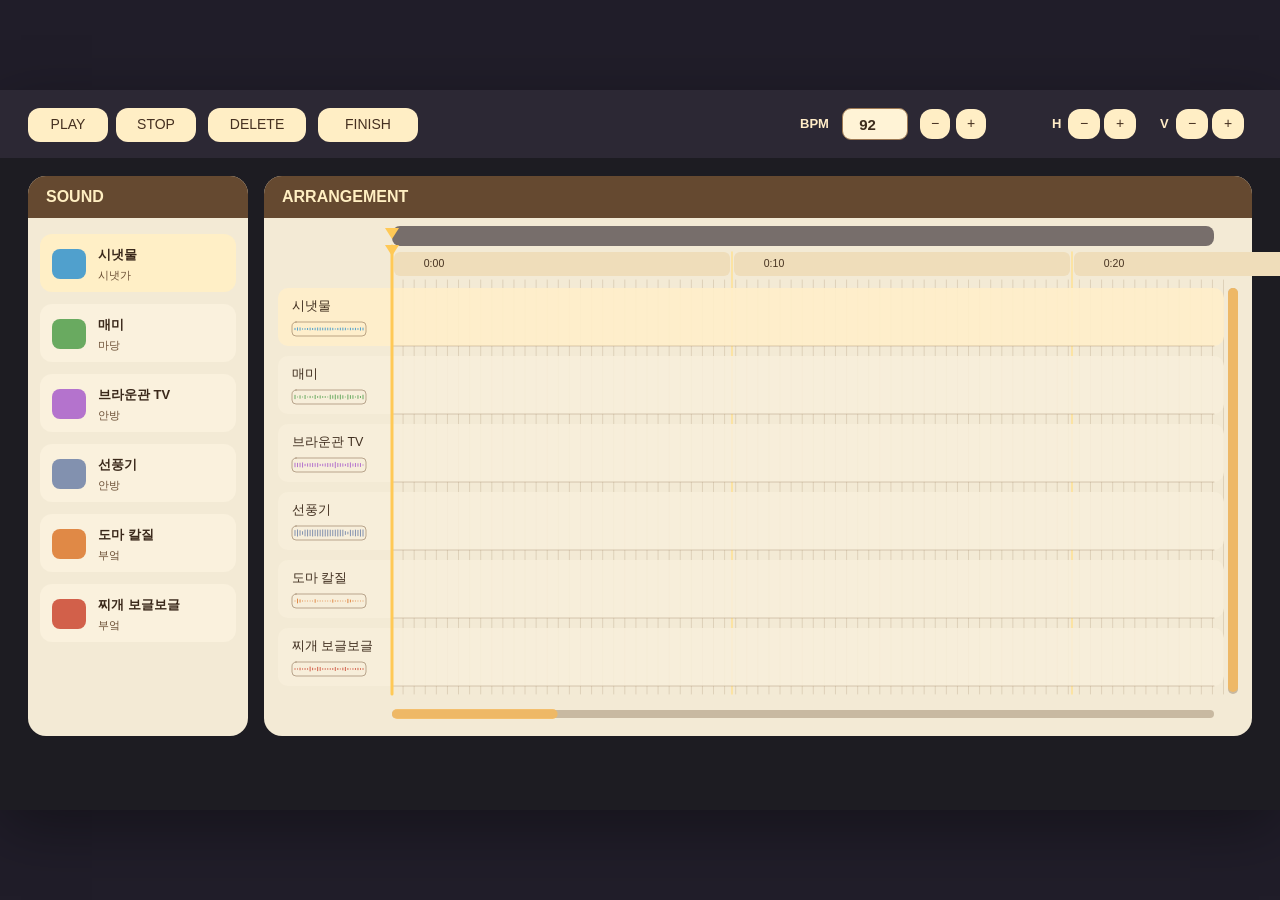
<file: SoundMix/index.html>
<!DOCTYPE html>
<html lang="ko">
  <head>
    <meta charset="utf-8" />
    <meta name="viewport" content="width=device-width, initial-scale=1.0" />
    <title>RE: summER - Post Editing DAW Demo</title>
    <link rel="stylesheet" type="text/css" href="style.css" />
    <script src="libraries/p5.min.js"></script>
    <script src="libraries/p5.sound.min.js"></script>
    <script src="Utils.js"></script>
    <script src="PostEditSystem.js"></script>
  </head>
  <body>
    <script src="sketch.js"></script>
  </body>
</html>
</file>
<file: SoundMix/style.css>
html, body {
  margin: 0;
  padding: 0;
  width: 100%;
  height: 100%;
  background: #201d29;
}

body {
  display: flex;
  align-items: center;
  justify-content: center;
}

canvas {
  display: block;
  box-shadow: 0 18px 60px rgba(0, 0, 0, 0.35);
}
</file>
